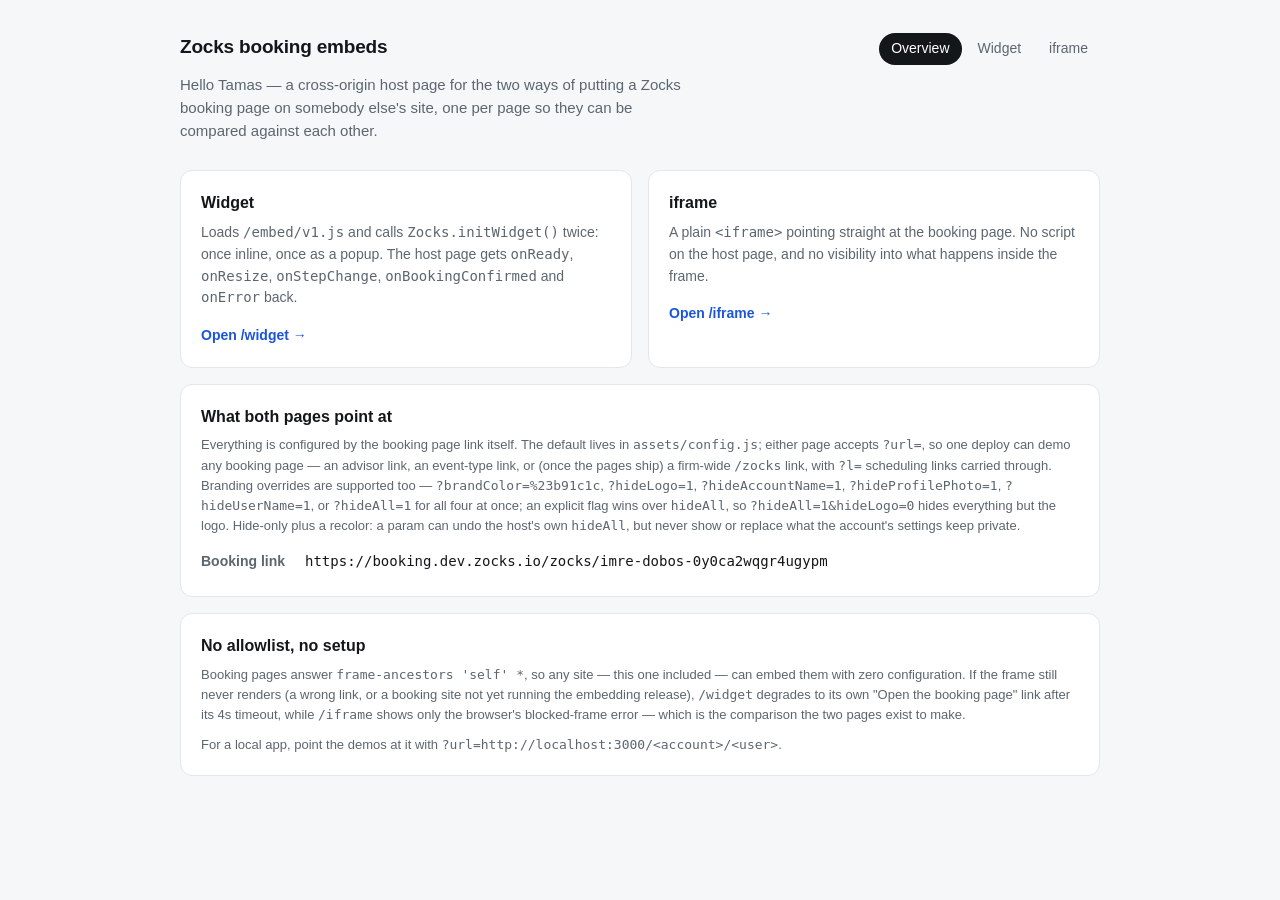
<file: index.html>
<!doctype html>
<html lang="en">
<head>
  <meta charset="utf-8">
  <meta name="viewport" content="width=device-width, initial-scale=1">
  <title>Zocks booking embeds</title>
  <link rel="stylesheet" href="assets/site.css">
</head>
<body>
  <div class="wrap">
    <header class="site-head">
      <h1>Zocks booking embeds</h1>
      <nav class="nav">
        <a href="./" aria-current="page">Overview</a>
        <a href="widget/">Widget</a>
        <a href="iframe/">iframe</a>
      </nav>
    </header>

    <p class="lede">
      Hello Tamas — a cross-origin host page for the two ways of putting a Zocks
      booking page on somebody else's site, one per page so they can be compared
      against each other.
    </p>

    <div class="cards">
      <section class="card">
        <h2>Widget</h2>
        <p>
          Loads <code>/embed/v1.js</code> and calls
          <code>Zocks.initWidget()</code> twice: once inline, once as a popup.
          The host page gets <code>onReady</code>, <code>onResize</code>,
          <code>onStepChange</code>, <code>onBookingConfirmed</code> and
          <code>onError</code> back.
        </p>
        <a class="go" href="widget/">Open /widget &rarr;</a>
      </section>

      <section class="card">
        <h2>iframe</h2>
        <p>
          A plain <code>&lt;iframe&gt;</code> pointing straight at the booking
          page. No script on the host page, and no visibility into what happens
          inside the frame.
        </p>
        <a class="go" href="iframe/">Open /iframe &rarr;</a>
      </section>
    </div>

    <section class="card" style="margin-top:16px">
      <h2 style="margin:0 0 6px;font-size:16px">What both pages point at</h2>
      <p class="hint" style="margin:0 0 12px">
        Everything is configured by the booking page link itself. The default
        lives in <code>assets/config.js</code>; either page accepts
        <code>?url=</code>, so one deploy can demo any booking page &mdash; an
        advisor link, an event-type link, or (once the pages ship) a firm-wide
        <code>/zocks</code> link, with <code>?l=</code> scheduling links carried
        through. Branding overrides are supported too &mdash;
        <code>?brandColor=%23b91c1c</code>, <code>?hideLogo=1</code>,
        <code>?hideAccountName=1</code>, <code>?hideProfilePhoto=1</code>,
        <code>?hideUserName=1</code>, or <code>?hideAll=1</code> for all four at
        once; an explicit flag wins over <code>hideAll</code>, so
        <code>?hideAll=1&amp;hideLogo=0</code> hides everything but the logo.
        Hide-only plus a recolor: a param can undo the host's own
        <code>hideAll</code>, but never show or replace what the account's
        settings keep private.
      </p>
      <table class="facts">
        <tr><th>Booking link</th><td><code>https://booking.dev.zocks.io/zocks/imre-dobos-0y0ca2wqgr4ugypm</code></td></tr>
      </table>
    </section>

    <section class="card" style="margin-top:16px">
      <h2 style="margin:0 0 6px;font-size:16px">No allowlist, no setup</h2>
      <p class="hint" style="margin:0 0 10px">
        Booking pages answer <code>frame-ancestors 'self' *</code>, so any
        site &mdash; this one included &mdash; can embed them with zero
        configuration. If the frame still never renders (a wrong link, or a
        booking site not yet running the embedding release),
        <code>/widget</code> degrades to its own "Open the booking page" link
        after its 4s timeout, while <code>/iframe</code> shows only the
        browser's blocked-frame error &mdash; which is the comparison the two
        pages exist to make.
      </p>
      <p class="hint" style="margin:0">
        For a local app, point the demos at it with
        <code>?url=http://localhost:3000/&lt;account&gt;/&lt;user&gt;</code>.
      </p>
    </section>
  </div>
</body>
</html>
</file>
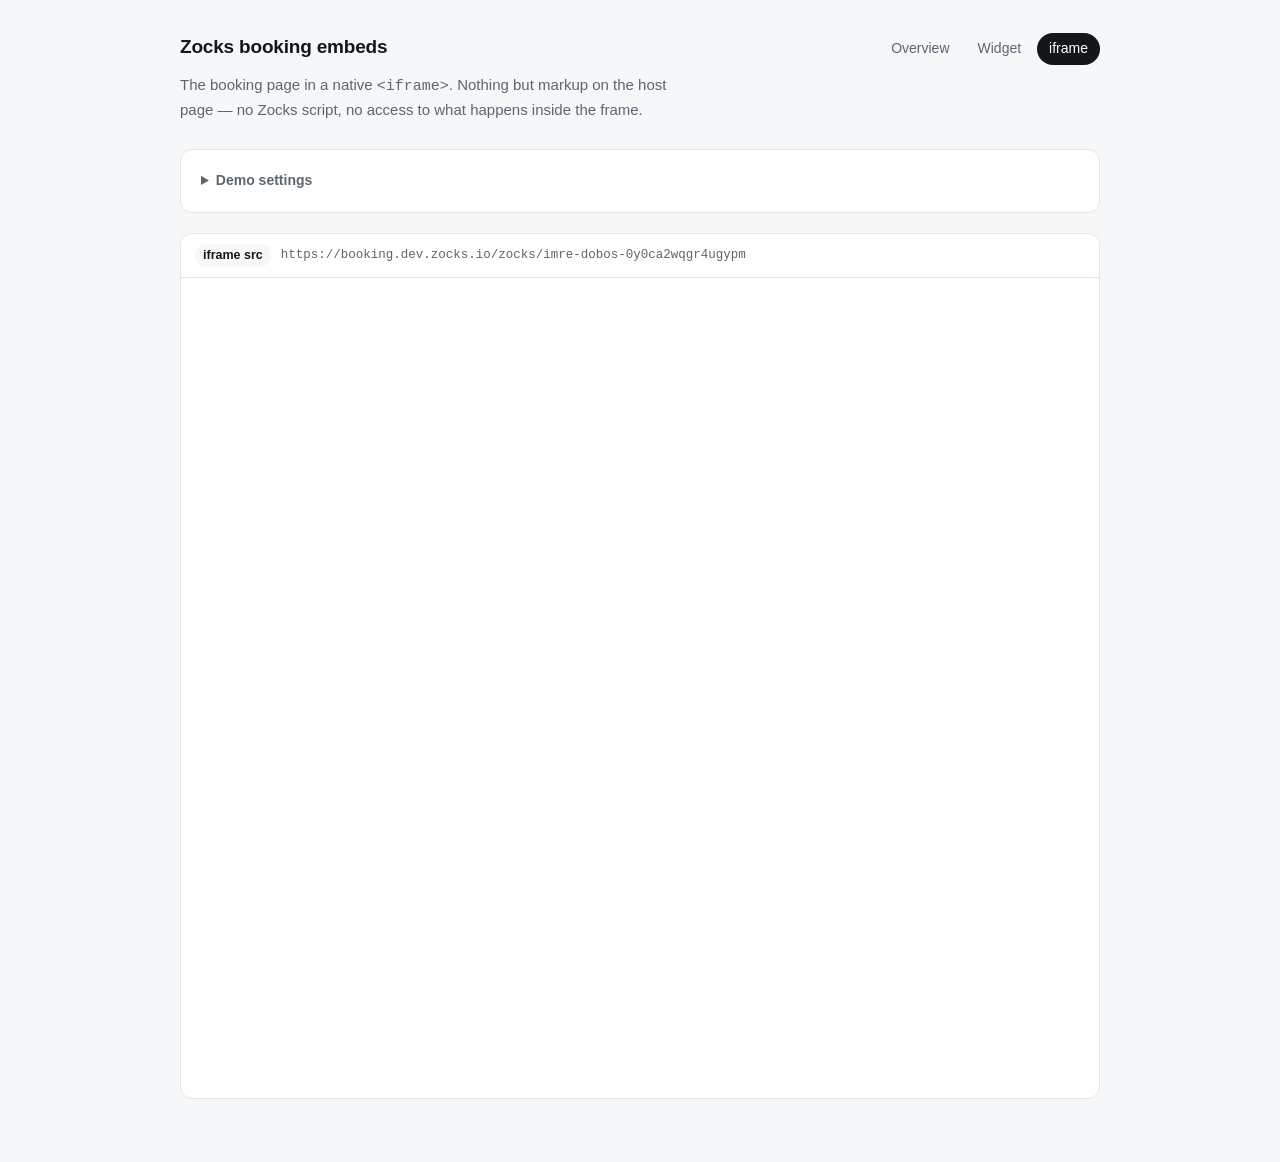
<file: iframe/index.html>
<!doctype html>
<html lang="en">
<head>
  <meta charset="utf-8">
  <meta name="viewport" content="width=device-width, initial-scale=1">
  <title>iframe embed &middot; Zocks booking</title>
  <link rel="stylesheet" href="../assets/site.css">
</head>
<body>
  <div class="wrap">
    <header class="site-head">
      <h1>Zocks booking embeds</h1>
      <nav class="nav">
        <a href="../">Overview</a>
        <a href="../widget/">Widget</a>
        <a href="./" aria-current="page">iframe</a>
      </nav>
    </header>

    <p class="lede">
      The booking page in a native <code>&lt;iframe&gt;</code>. Nothing but
      markup on the host page &mdash; no Zocks script, no access to what happens
      inside the frame.
    </p>

    <div id="settings"></div>

    <section class="card embed">
      <div class="embed-bar">
        <span class="tag">iframe src</span>
        <code id="src-label"></code>
      </div>
      <iframe
        id="booking-frame"
        title="Zocks booking page"
        allowfullscreen
        loading="lazy"
        referrerpolicy="strict-origin-when-cross-origin"></iframe>
    </section>
  </div>

  <script src="../assets/config.js"></script>
  <script>
    const { config, mountSettings } = window.ZocksDemo;

    mountSettings(document.getElementById('settings'), [
      'url',
      'brandColor',
      'hideAll',
      'hideLogo',
      'hideAccountName',
      'hideProfilePhoto',
      'hideUserName',
    ]);

    document.getElementById('booking-frame').src = config.bookingUrl;
    document.getElementById('src-label').textContent = config.bookingUrl;
  </script>
</body>
</html>
</file>
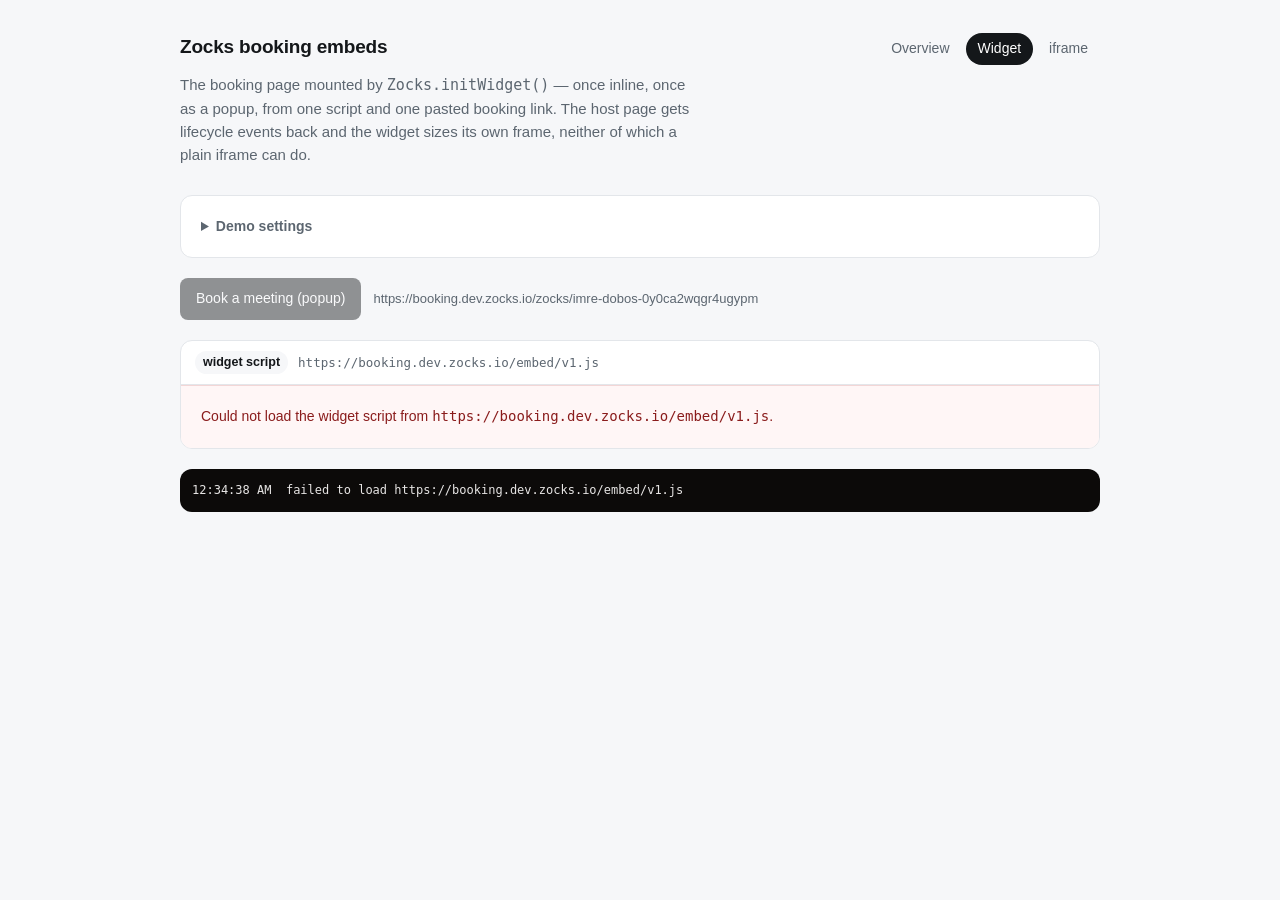
<file: widget/index.html>
<!doctype html>
<html lang="en">
<head>
  <meta charset="utf-8">
  <meta name="viewport" content="width=device-width, initial-scale=1">
  <title>Widget embed &middot; Zocks booking</title>
  <link rel="stylesheet" href="../assets/site.css">
  <!--
    Cross-origin harness for the embed widget — the real path a partner site
    takes. Booking pages are embeddable from any origin, so no configuration
    is needed on the Zocks side. Against a local app:

      pnpm dev                               # serves the app on :3000
                                             # (builds the widget for you)
      npx serve -l 4173 .                    # serve this repo on :4173

    Then open http://localhost:4173/widget/?url=http://localhost:3000/zocks/…
  -->
</head>
<body>
  <div class="wrap">
    <header class="site-head">
      <h1>Zocks booking embeds</h1>
      <nav class="nav">
        <a href="../">Overview</a>
        <a href="./" aria-current="page">Widget</a>
        <a href="../iframe/">iframe</a>
      </nav>
    </header>

    <p class="lede">
      The booking page mounted by <code>Zocks.initWidget()</code> &mdash; once
      inline, once as a popup, from one script and one pasted booking link. The
      host page gets lifecycle events back and the widget sizes its own frame,
      neither of which a plain iframe can do.
    </p>

    <div id="settings"></div>

    <div class="row">
      <button id="popup" disabled>Book a meeting (popup)</button>
      <span class="hint" id="config-label"></span>
    </div>

    <section class="card embed">
      <div class="embed-bar">
        <span class="tag">widget script</span>
        <code id="script-label"></code>
      </div>
      <div id="zocks-widget-host"></div>
      <p class="notice error" id="widget-status" hidden></p>
    </section>

    <pre id="log">waiting&hellip;</pre>
  </div>

  <script src="../assets/config.js"></script>
  <script>
    const { config, mountSettings } = window.ZocksDemo;

    mountSettings(document.getElementById('settings'), [
      'url',
      'minHeight',
      'brandColor',
      'hideAll',
      'hideLogo',
      'hideAccountName',
      'hideProfilePhoto',
      'hideUserName',
    ]);

    const statusEl = document.getElementById('widget-status');
    const logEl = document.getElementById('log');
    const popupButton = document.getElementById('popup');

    document.getElementById('script-label').textContent = config.widgetScriptUrl;
    document.getElementById('config-label').textContent = config.url;

    let lines = [];
    function log(line) {
      lines = [new Date().toLocaleTimeString() + '  ' + line, ...lines].slice(0, 200);
      logEl.textContent = lines.join('\n');
    }

    function fail(html) {
      statusEl.hidden = false;
      statusEl.innerHTML = html;
    }

    const script = document.createElement('script');
    script.src = config.widgetScriptUrl;
    script.async = true;

    script.addEventListener('error', () => {
      log('failed to load ' + script.src);
      fail(`Could not load the widget script from <code>${config.widgetScriptUrl}</code>.`);
    });

    script.addEventListener('load', () => {
      // A 200 carrying the app's HTML 404 page still fires `load`, so check for
      // the global rather than trusting the event.
      if (!window.Zocks || typeof window.Zocks.initWidget !== 'function') {
        log('no window.Zocks after loading ' + script.src);
        fail(
          `<code>${config.widgetScriptUrl}</code> did not define ` +
          `<code>window.Zocks</code> &mdash; the widget bundle is probably not ` +
          `deployed at that origin. Point the demo at a local app with ` +
          `<code>?url=http://localhost:3000/&lt;account&gt;/&lt;user&gt;</code>.`
        );
        return;
      }

      log('widget loaded');

      const minHeight = Number(config.minHeight);

      function options(extra) {
        return Object.assign({
          // The pasted booking link is the whole configuration: account,
          // advisor, event type, ?l= and the environment all ride in it.
          url: config.url,
          minHeight: Number.isFinite(minHeight) && minHeight > 0 ? minHeight : undefined,
          // Branding overrides: the widget forwards these as query params on
          // the frame URL. An invalid brandColor makes initWidget throw, which
          // the catch below surfaces — useful to demo the loud-failure contract.
          brandColor: config.brandColor || undefined,
          hideAll: config.hideAll === '1',
          // An unchecked box must be `undefined`, not `false`: an explicit
          // false would override hideAll and force that element to show.
          hideLogo: config.hideLogo === '1' ? true : undefined,
          hideAccountName: config.hideAccountName === '1' ? true : undefined,
          hideProfilePhoto: config.hideProfilePhoto === '1' ? true : undefined,
          hideUserName: config.hideUserName === '1' ? true : undefined,
          onReady: function () {
            log('ready');
          },
          onResize: function (height) {
            log('resize ' + height + 'px');
          },
          onStepChange: function (step) {
            log('step ' + step);
          },
          onBookingConfirmed: function (booking) {
            log('booking-confirmed ' + JSON.stringify(booking));
          },
          onError: function (error) {
            // `unreachable` is how a dead frame surfaces: the widget has
            // already swapped in its own "Open the booking page" fallback.
            log('error ' + error.code + ': ' + error.message);
          },
        }, extra);
      }

      try {
        window.Zocks.initWidget(options({ target: '#zocks-widget-host' }));
        log('inline mounted');

        const modal = window.Zocks.initWidget(options({ mode: 'popup' }));
        popupButton.disabled = false;
        popupButton.addEventListener('click', function () {
          modal.open();
        });
      } catch (error) {
        log('initWidget threw: ' + error.message);
        fail(`<code>Zocks.initWidget()</code> failed: <code>${error.message}</code>`);
      }
    });

    document.head.appendChild(script);
  </script>
</body>
</html>
</file>
<file: assets/site.css>
:root {
  --bg: #f6f7f9;
  --surface: #ffffff;
  --border: #e3e6ea;
  --text: #14171a;
  --muted: #5c6670;
  --accent: #1a56db;
  --radius: 12px;
}

* { box-sizing: border-box; }

body {
  margin: 0;
  background: var(--bg);
  color: var(--text);
  font: 15px/1.55 -apple-system, BlinkMacSystemFont, "Segoe UI", Roboto, Helvetica, Arial, sans-serif;
}

a { color: var(--accent); }

.wrap {
  max-width: 960px;
  margin: 0 auto;
  padding: 32px 20px 64px;
}

/* ---- header / nav ---- */

.site-head {
  display: flex;
  flex-wrap: wrap;
  align-items: baseline;
  gap: 8px 20px;
  margin-bottom: 8px;
}

.site-head h1 {
  margin: 0;
  font-size: 19px;
  letter-spacing: -0.01em;
}

.nav {
  display: flex;
  gap: 4px;
  margin-left: auto;
}

.nav a {
  padding: 5px 12px;
  border-radius: 999px;
  color: var(--muted);
  font-size: 14px;
  text-decoration: none;
}

.nav a:hover { background: rgba(0, 0, 0, 0.05); }

.nav a[aria-current="page"] {
  background: var(--text);
  color: #fff;
}

.lede {
  margin: 0 0 28px;
  max-width: 62ch;
  color: var(--muted);
}

/* ---- cards ---- */

.card {
  background: var(--surface);
  border: 1px solid var(--border);
  border-radius: var(--radius);
  padding: 20px;
}

.cards {
  display: grid;
  gap: 16px;
  grid-template-columns: repeat(auto-fit, minmax(260px, 1fr));
}

.cards h2 {
  margin: 0 0 6px;
  font-size: 16px;
}

.cards p {
  margin: 0 0 14px;
  color: var(--muted);
  font-size: 14px;
}

.cards a.go {
  font-size: 14px;
  font-weight: 600;
  text-decoration: none;
}

/* ---- settings form ---- */

.settings {
  margin-bottom: 20px;
}

.settings summary {
  cursor: pointer;
  font-size: 14px;
  font-weight: 600;
  color: var(--muted);
}

.settings form {
  display: grid;
  gap: 12px;
  grid-template-columns: repeat(auto-fit, minmax(200px, 1fr));
  align-items: end;
  margin-top: 16px;
}

.settings label {
  display: block;
  font-size: 12px;
  font-weight: 600;
  letter-spacing: 0.02em;
  text-transform: uppercase;
  color: var(--muted);
  margin-bottom: 5px;
}

.settings input {
  width: 100%;
  padding: 8px 10px;
  border: 1px solid var(--border);
  border-radius: 8px;
  font: inherit;
  font-size: 14px;
  background: var(--surface);
  color: var(--text);
}

.settings .check {
  align-self: end;
}

.settings .check label {
  display: flex;
  gap: 8px;
  align-items: center;
  margin-bottom: 9px;
  cursor: pointer;
}

.settings .check input {
  width: auto;
  padding: 0;
  margin: 0;
}

.settings .actions {
  display: flex;
  gap: 10px;
  align-items: center;
}

.settings button {
  padding: 9px 16px;
  border: 0;
  border-radius: 8px;
  background: var(--text);
  color: #fff;
  font: inherit;
  font-weight: 600;
  cursor: pointer;
}

.settings .reset {
  font-size: 14px;
  color: var(--muted);
}

/* ---- embed frame ---- */

.embed {
  padding: 0;
  overflow: hidden;
}

.embed-bar {
  display: flex;
  gap: 10px;
  align-items: center;
  padding: 10px 14px;
  border-bottom: 1px solid var(--border);
  font-size: 12.5px;
  color: var(--muted);
}

.embed-bar code {
  overflow: hidden;
  text-overflow: ellipsis;
  white-space: nowrap;
  font-size: 12.5px;
}

.embed-bar .tag {
  flex: none;
  padding: 2px 8px;
  border-radius: 999px;
  background: var(--bg);
  font-weight: 600;
  color: var(--text);
}

.embed iframe {
  display: block;
  width: 100%;
  height: 820px;
  border: 0;
}

.notice {
  margin: 0;
  padding: 20px;
  font-size: 14px;
  color: var(--muted);
}

.notice.error {
  background: #fff6f6;
  color: #8a1c1c;
  border-top: 1px solid #f3d6d6;
}

.notice code {
  color: inherit;
  word-break: break-all;
}

/* ---- widget demo controls ---- */

.row {
  display: flex;
  flex-wrap: wrap;
  gap: 12px;
  align-items: center;
  margin-bottom: 20px;
}

.row button {
  padding: 10px 16px;
  border: 0;
  border-radius: 8px;
  background: var(--text);
  color: #fff;
  font: inherit;
  font-size: 14px;
  cursor: pointer;
}

.row button:disabled {
  opacity: 0.45;
  cursor: not-allowed;
}

.hint {
  font-size: 13px;
  color: var(--muted);
}

.embed-bar .version {
  flex: none;
  margin-left: auto;
  font-variant-numeric: tabular-nums;
}

/* Pushes the inline embed below the fold, to check scroll-on-step-change. */
.tall {
  display: flex;
  align-items: center;
  justify-content: center;
  height: 60vh;
  color: var(--muted);
  font-size: 14px;
}

#log {
  margin: 20px 0 0;
  padding: 12px;
  border-radius: var(--radius);
  background: #0c0a09;
  color: #e7e5e4;
  font: 12px/1.6 ui-monospace, SFMono-Regular, Menlo, monospace;
  max-height: 320px;
  overflow: auto;
}

/* ---- overview facts table ---- */

.facts {
  border-collapse: collapse;
  font-size: 14px;
}

.facts th {
  padding: 3px 20px 3px 0;
  text-align: left;
  font-weight: 600;
  color: var(--muted);
  white-space: nowrap;
}

.facts td { padding: 3px 0; }

/* ---- widget option toggles ---- */

.toggles {
  display: flex;
  flex-wrap: wrap;
  gap: 8px 20px;
  margin-bottom: 20px;
  font-size: 13.5px;
  color: var(--muted);
}

.toggles label {
  display: flex;
  gap: 7px;
  align-items: center;
  cursor: pointer;
}

.toggles code { color: var(--text); }
</file>
